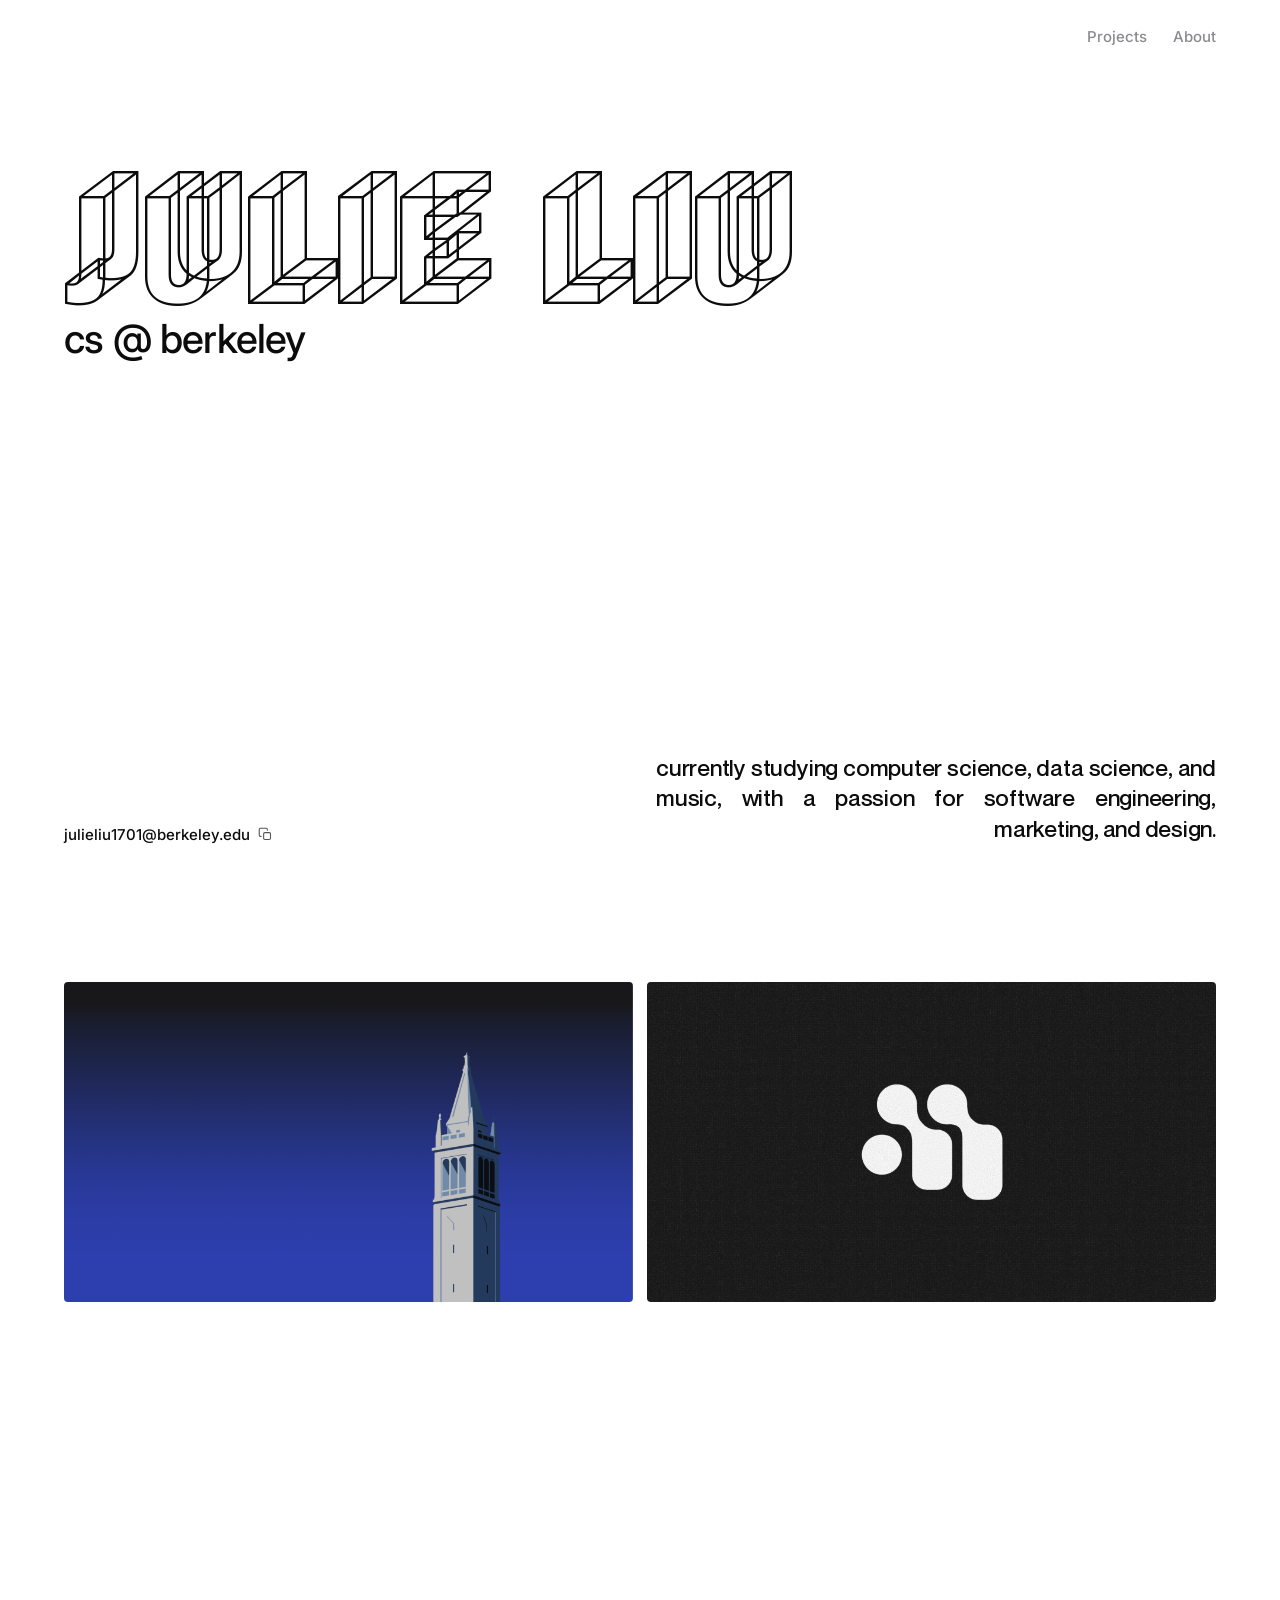
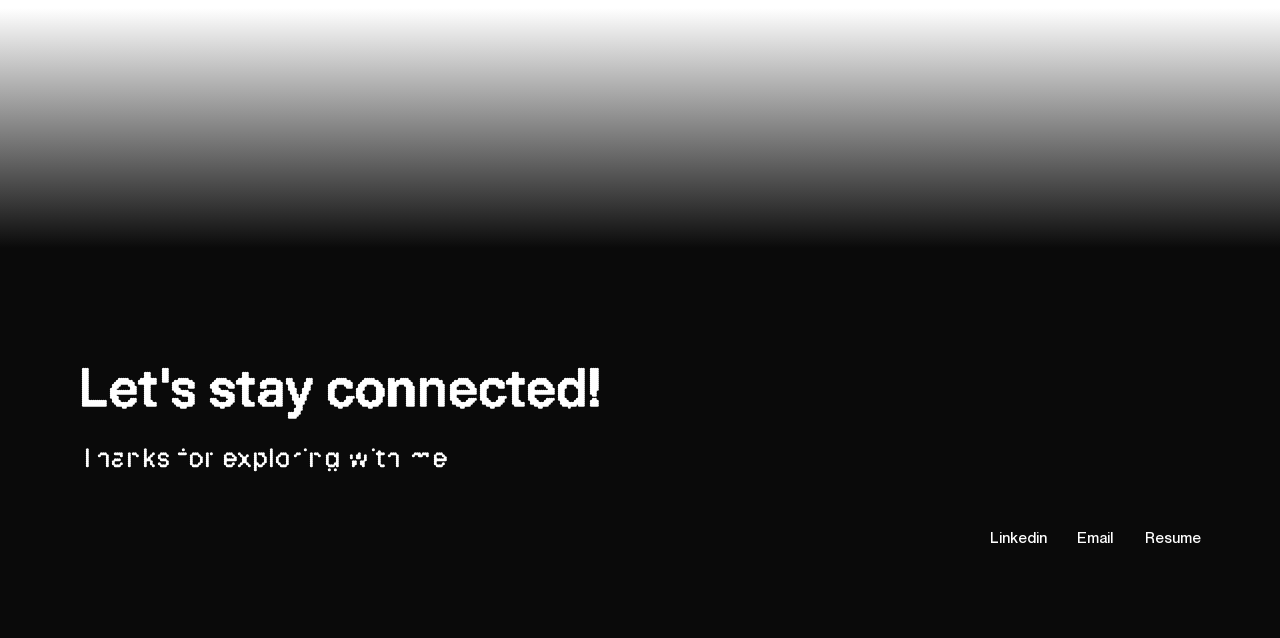
<file: index.html>
<!DOCTYPE html>
<html lang="en">
<head>
<meta charset="UTF-8" />
<meta name="viewport" content="width=device-width, initial-scale=1.0" />
<title>Julie Liu · CS @ Berkeley</title>
<link rel="icon" type="image/png" href="assets/butterfly-favicon.png" />
<meta name="description" content="Julie Liu — currently studying computer science, data science, and music, with a passion for marketing and design." />
<link rel="preconnect" href="https://fonts.googleapis.com" />
<link rel="preconnect" href="https://fonts.gstatic.com" crossorigin />
<link href="https://fonts.googleapis.com/css2?family=Inter:opsz,wght@14..32,300;14..32,400;14..32,500;14..32,600;14..32,700;14..32,800;14..32,900&display=swap" rel="stylesheet" />
<link rel="stylesheet" href="transition.css" />
<link rel="stylesheet" href="styles.css" />
</head>
<body>
  <!-- black curtain for the swipe-up page transition -->
  <div class="page-transition" aria-hidden="true"></div>
  <script>
  (function () {
    var ov = document.querySelector('.page-transition');
    if (!ov) return;
    ov.style.animation = 'none';
    ov.style.transform = 'translateY(0)';
  })();
  </script>

  <div class="page" id="top">

    <!-- ================= HEADER ================= -->
    <header class="site-header">
      <a href="#top" class="logo" data-cursor></a>
      <nav class="nav" id="nav">
        <div class="nav-links" id="navLinks">
          <a href="#work" data-cursor>Projects</a>
          <a href="about.html" data-cursor data-transition>About</a>
        </div>
        
      </nav>
    </header>

    <!-- ================= HERO ================= -->
    <section class="hero" id="hero">
     

      <h1 class="hero-title reveal">
        <span>JULIE LIU</span>
        <span>cs @ berkeley</span>
      </h1>

      <div class="hero-foot">
        <button class="email-copy" id="emailCopy" data-clip="julieliu1701@berkeley.edu" data-cursor>
          <span class="email-text">julieliu1701@berkeley.edu</span>
          <svg class="copy-icon" viewBox="0 0 24 24" width="15" height="15" fill="none" stroke="currentColor" stroke-width="1.7" stroke-linecap="round" stroke-linejoin="round"><rect x="9" y="9" width="11" height="11" rx="2"/><path d="M5 15H4a2 2 0 0 1-2-2V4a2 2 0 0 1 2-2h9a2 2 0 0 1 2 2v1"/></svg>
          <span class="copy-tip" id="copyTip">Copy</span>
        </button>

        <p class="hero-intro">
          currently studying computer science, data science, and music,
          with a passion for software engineering, marketing, and design.
        </p>
      </div>
    </section>

    <!-- ================= WORK ================= -->
    <section class="section work" id="work">
      <div class="work-grid">
        <a class="tile" href="berkeleytime.html" aria-label="Berkeleytime" data-cursor data-transition>
          <div class="tile-img"><img src="assets/berkeleytime.png" alt="Berkeleytime" /></div>
          <div class="tile-foot">
            <span class="tile-title">Berkeleytime <em class="tile-role">User Relations Lead</em></span>
            <span class="tile-since">Fall 2025</span>
          </div>
        </a>
        <a class="tile" href="memori.html" aria-label="Memori" data-cursor data-transition>
          <div class="tile-img"><img src="assets/memori.png" alt="Memori" /></div>
          <div class="tile-foot">
            <span class="tile-title">Memori <em class="tile-role">Student Ambassador</em></span>
            <span class="tile-since">Spring 2026</span>
          </div>
        </a>
        <!--
        <a class="tile" href="tasa.html" aria-label="TASA" data-cursor data-transition>
          <div class="tile-img"><img src="assets/tasa home.png" alt="TASA" /></div>
          <div class="tile-foot">
            <span class="tile-title">TASA <em class="tile-role">Family Head</em></span>
            <span class="tile-since">Spring 2026</span>
          </div>
        </a>
        -->
        
      </div>
    </section>

    <!-- ================= CONTACT ================= -->
    <footer class="footer" id="footerCta">
      <!-- text sources for the dotted canvas (visually hidden, kept for a11y) -->
      <div class="contact-copy" aria-hidden="true">
        <span class="cc-big">Let's stay connected!</span>
        <span class="cc-sub">Thanks for exploring with me</span>
      </div>
      <!-- clickable link targets; the canvas draws them as dots, JS positions these over them -->
      <nav class="contact-links" aria-label="Contact links">
        <a class="clink" href="https://www.linkedin.com/in/julieliu1701/" target="_blank" rel="noopener noreferrer">Linkedin</a>
        <a class="clink clink-email" href="#" role="button" data-clip="julieliu1701@berkeley.edu">
          <span class="clink-label">Email</span>
          <svg class="copy-icon" viewBox="0 0 24 24" width="15" height="15" fill="none" stroke="currentColor" stroke-width="1.7" stroke-linecap="round" stroke-linejoin="round"><rect x="9" y="9" width="11" height="11" rx="2"/><path d="M5 15H4a2 2 0 0 1-2-2V4a2 2 0 0 1 2-2h9a2 2 0 0 1 2 2v1"/></svg>
          <span class="copy-tip">Copy</span>
        </a>
        <a class="clink" href="assets/Julie Liu - Resume 10-21-2026.pdf" target="_blank" rel="noopener noreferrer" data-resume>Resume</a>
      </nav>
    </footer>

  </div>

  <script src="transition.js"></script>
  <script src="script.js"></script>
  <script src="dots.js"></script>
  <script src="contact.js"></script>
</body>
</html>
</file>
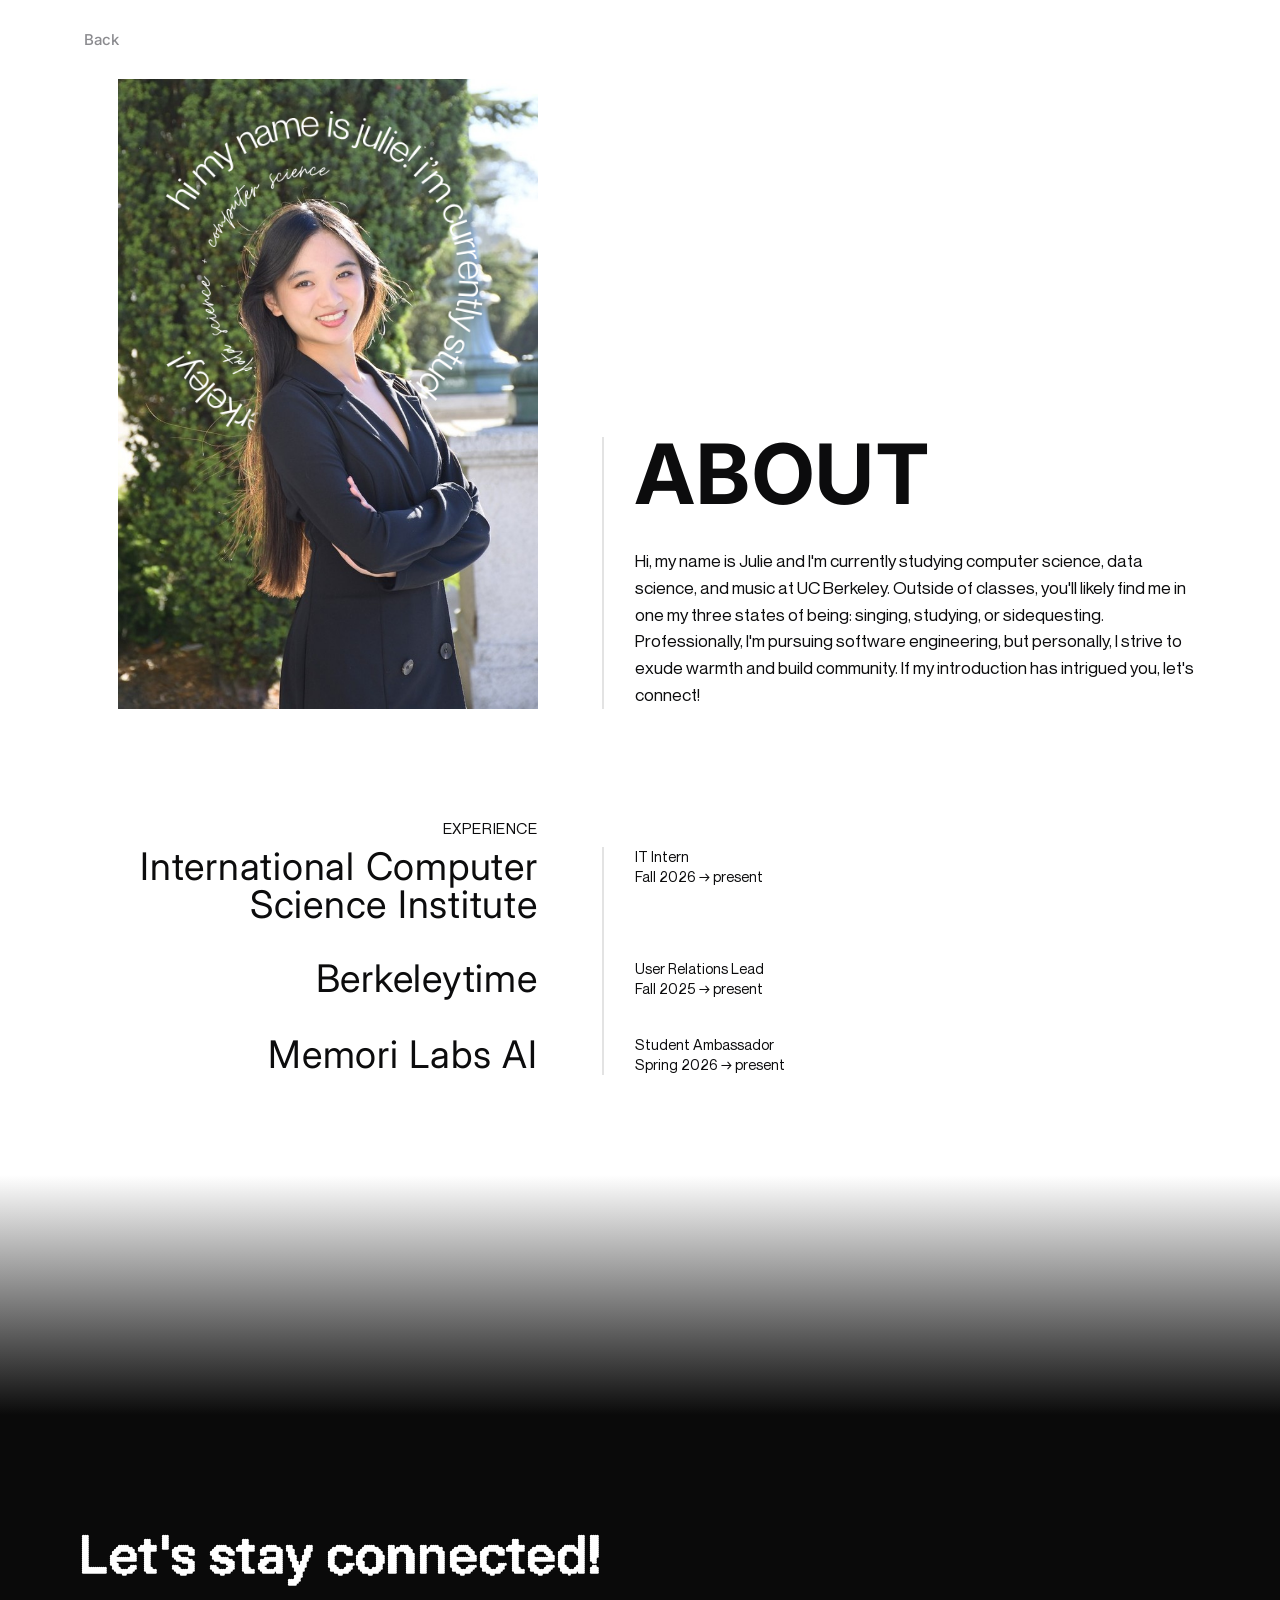
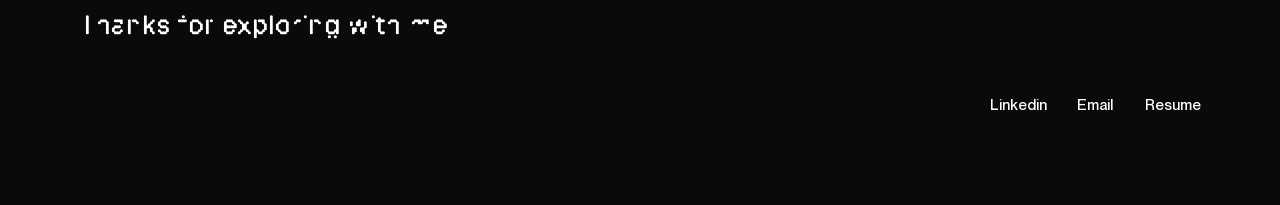
<file: about.html>
<!DOCTYPE html>
<html lang="en">
<head>
<meta charset="UTF-8" />
<meta name="viewport" content="width=device-width, initial-scale=1.0" />
<title>About · Julie Liu</title>
<link rel="icon" type="image/png" href="assets/butterfly-favicon.png" />
<meta name="description" content="About Julie Liu — CS, data science, and music at UC Berkeley." />
<link rel="preconnect" href="https://fonts.googleapis.com" />
<link rel="preconnect" href="https://fonts.gstatic.com" crossorigin />
<link href="https://fonts.googleapis.com/css2?family=Inter:opsz,wght@14..32,300;14..32,400;14..32,500;14..32,600;14..32,700;14..32,800;14..32,900&display=swap" rel="stylesheet" />
<link rel="stylesheet" href="transition.css" />
<link rel="stylesheet" href="about.css" />
</head>
<body>
  <!-- black curtain for the swipe-up page transition -->
  <div class="page-transition" aria-hidden="true"></div>
  <script>
  (function () {
    var ov = document.querySelector('.page-transition');
    if (!ov) return;
    ov.style.animation = 'none';
    ov.style.transform = 'translateY(0)';
  })();
  </script>

  <div class="page">
    <main class="wrap">
      <a class="back-btn" href="index.html" data-transition>Back</a>

      <!-- ================= PORTRAIT + BIO ================= -->
      <section class="about-top">
        <div class="portrait" aria-hidden="true">
          <img
            class="portrait-base"
            src="assets/headshot julie cropped.jpeg"
            alt=""
          />
          <img
            class="portrait-ring ring-intro"
            src="assets/intro.png"
            alt=""
          />
          <img
            class="portrait-ring ring-majors"
            src="assets/majors.png"
            alt=""
          />
          <img
            class="portrait-cutout"
            src="assets/headshot julie cropped - clear background.png"
            alt=""
          />
        </div>

        <div class="about-bio">
          <h1 class="about-title">ABOUT</h1>
          <p class="about-copy">
            Hi, my name is Julie and I'm currently studying computer science, data science, and music at UC Berkeley. Outside of classes, you'll likely find me in one my three states of being: singing, studying, or sidequesting. Professionally, I'm pursuing software engineering, but personally, I strive to exude warmth and build community. If my introduction has intrigued you, let's connect!
          </p>
        </div>
      </section>

      <!-- ================= WORK EXPERIENCE ================= -->
      <section class="xp" aria-labelledby="xp-work-label">
        <h2 class="xp-section-label" id="xp-work-label"><span>EXPERIENCE</span></h2>
        <div class="xp-list">
          <div class="xp-row">
            <span class="xp-name">International Computer Science Institute</span>
            <div class="xp-meta">
              <span class="xp-role">IT Intern</span>
              <span class="xp-time">Fall 2026 → present</span>
            </div>
          </div>
          <div class="xp-row">
            <span class="xp-name">Berkeleytime</span>
            <div class="xp-meta">
              <span class="xp-role">User Relations Lead</span>
              <span class="xp-time">Fall 2025 → present</span>
            </div>
          </div>
          <div class="xp-row">
            <span class="xp-name">Memori Labs AI</span>
            <div class="xp-meta">
              <span class="xp-role">Student Ambassador</span>
              <span class="xp-time">Spring 2026 → present</span>
            </div>
          </div>
        </div>
      </section>

      <!-- ================= ORGS ================= -->
      <!--
      <section class="xp" aria-labelledby="xp-orgs-label">
        <h2 class="xp-section-label" id="xp-orgs-label"><span>LEADERSHIP</span></h2>
        <div class="xp-list">
          <div class="xp-row">
            <span class="xp-name">CS KICKSTART</span>
            <div class="xp-meta">
              <span class="xp-role">Family Leader</span>
              <span class="xp-time">Fall 2026 → present</span>
            </div>
          </div>
          <div class="xp-row">
            <span class="xp-name">TASA</span>
            <div class="xp-meta">
              <span class="xp-role">Family Head</span>
              <span class="xp-time">Spring 2026 → present</span>
            </div>
          </div>
        </div>
      </section>
      -->
    </main>

    <!-- ================= CONTACT ================= -->
    <footer class="footer" id="footerCta">
      <div class="contact-copy" aria-hidden="true">
        <span class="cc-big">Let's stay connected!</span>
        <span class="cc-sub">Thanks for exploring with me</span>
      </div>
      <nav class="contact-links" aria-label="Contact links">
        <a class="clink" href="https://www.linkedin.com/in/julieliu1701/" target="_blank" rel="noopener noreferrer">Linkedin</a>
        <a class="clink clink-email" href="#" role="button" data-clip="julieliu1701@berkeley.edu">
          <span class="clink-label">Email</span>
          <span class="copy-tip">Copy</span>
        </a>
        <a class="clink" href="assets/Julie Liu - Resume 10-21-2026.pdf" target="_blank" rel="noopener noreferrer" data-resume>Resume</a>
      </nav>
    </footer>
  </div>

  <script src="transition.js"></script>
  <script src="dots.js"></script>
  <script src="contact.js"></script>
  <script src="invert-cursor.js"></script>
</body>
</html>
</file>
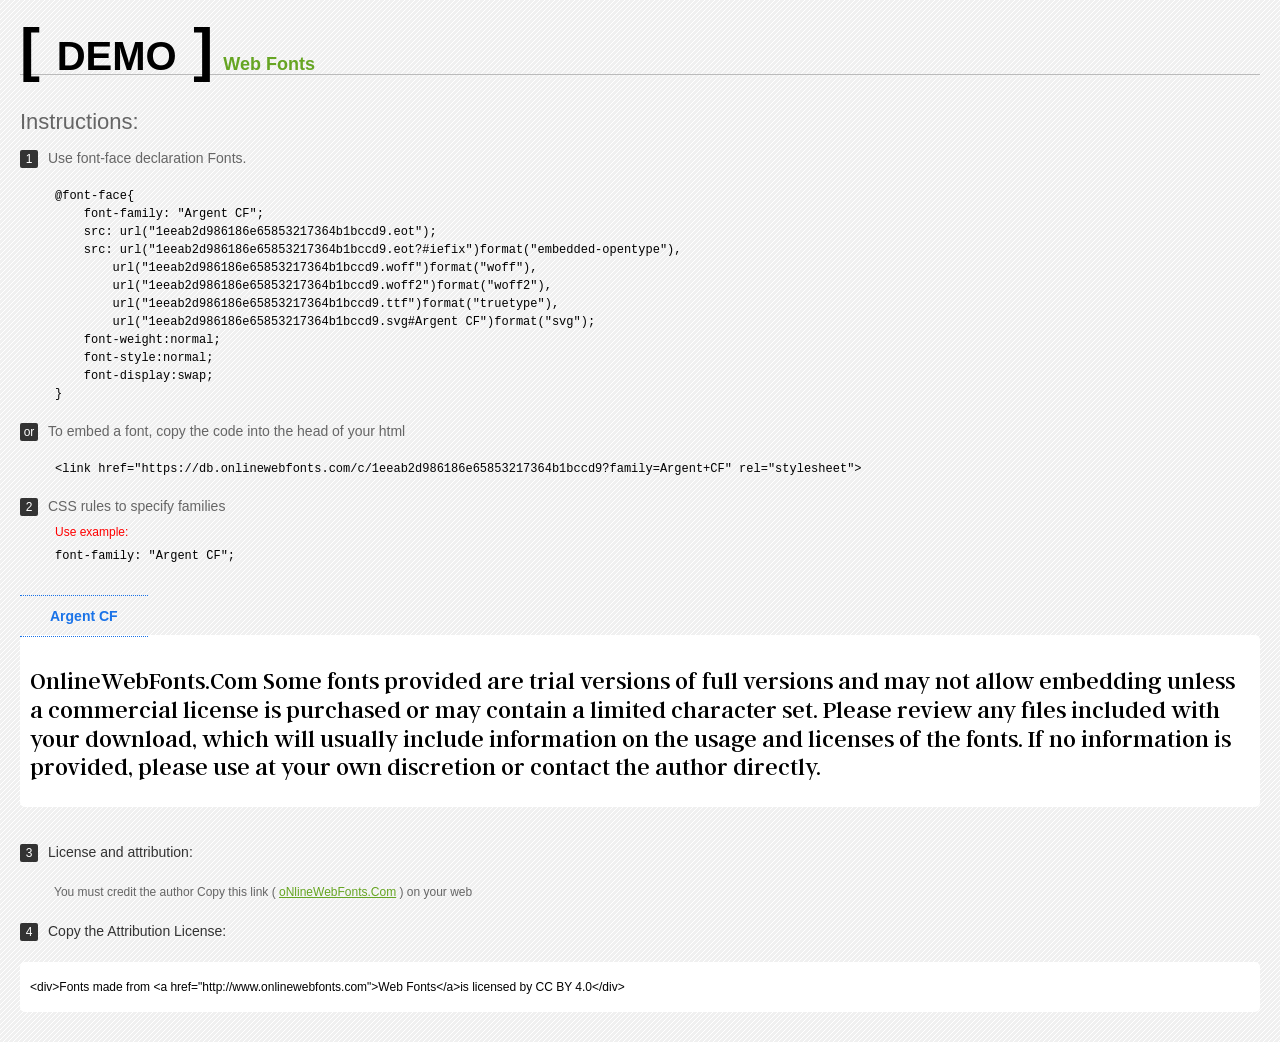
<file: OnlineWebFonts_COM_cd50fc755c828802a7832198aed19e1e/Argent CF/Web Fonts/Web Fonts Demo.html>
<!doctype html>
<html>
<head>
<meta charset="utf-8">
<title>Argent CF Fonts Demo</title>
<style type="text/css">
*{margin:0;padding:0;list-style-type:none;}body{font-family:Arial,Helvetica,sans-serif;line-height:1.5;font-size:16px;padding:20px;color:#333;background-image:url([data-uri]);}a{color:#66A523;}a:hover,.g:hover{opacity:0.7;}h1{font-size:60px;border-bottom:1px solid #bbb;line-height:20px;color:#000;text-transform:uppercase;margin-top:20px;}h1 a{font-size:18px;color:#66A523;text-decoration:none;text-transform:capitalize;margin-left:10px;}h1 font{font-size:40px;}.info{float:left;font-size:14px;margin-top:30px;color:#666;}.info .inst{font-size:22px;margin-bottom:10px;}.info span,.by span{color:#fff;border-radius:2px;display:inline-block;width:18px;height:18px;text-align:center;margin-right:10px;background-color:#333333;font-size:12px;line-height:18px;}.info .exs{font-size:12px;color:#666;margin-left:35px;display:block;}.info .exs font{color:#f00;line-height:30px;}.demo{float:left;width:100%;height:auto;padding-bottom:10px;margin-top:70px;background-color:#FFF;border-radius:5px;}.demo a{color:#1a73e8;float:left;font-weight:bold;font-size:14px;padding-right:30px;padding-left:30px;position:relative;border-top-width:1px;border-top-style:dotted;border-top-color:#1A73E8;text-decoration:none;border-bottom-width:1px;border-bottom-style:dotted;border-bottom-color:#1A73E8;line-height:40px;margin-top:-40px;}.demo .t{font-size:24px;float:left;width:calc(100% - 20px);color:#000;height:120px;margin-top:20px;line-height:1.2em;overflow-x:hidden;padding:10px;}.by{padding-top:15px;float:left;width:100%;margin-top:10px;margin-right:0;margin-bottom:10px;margin-left:0;font-size:14px;color:#666;}.by .b{padding-top:10px;padding-bottom:10px;color:#333;}.by .a{padding-top:10px;padding-bottom:10px;margin-left:34px;font-size:12px;}.te{width:100%;height:auto;border:0px solid #CCC;resize:none;float:left;margin-top:10px;line-height:16px;overflow:hidden;border-radius:5px;color:#000000;background-color:#FFF;font-size:12px;margin-bottom:20px;text-indent:10px;padding-top:17px;padding-bottom:17px;}pre{color:#000;}
</style>
<style type="text/css">

@font-face{
    font-family: "Argent CF";
    src: url("1eeab2d986186e65853217364b1bccd9.eot");
    src: url("1eeab2d986186e65853217364b1bccd9.eot?#iefix")format("embedded-opentype"),
        url("1eeab2d986186e65853217364b1bccd9.woff")format("woff"),
        url("1eeab2d986186e65853217364b1bccd9.woff2")format("woff2"),
        url("1eeab2d986186e65853217364b1bccd9.ttf")format("truetype"),
        url("1eeab2d986186e65853217364b1bccd9.svg#Argent CF")format("svg");
    font-weight:normal;
    font-style:normal;
    font-display:swap;
}

</style>
</head>
<body>
<h1> <span>[ <font>Demo</font> ]</span><a href="http://www.onlinewebfonts.com" target="_blank">Web Fonts</a></h1>
<div class="info">
  <div class="inst">Instructions:</div>
  <span>1</span>Use font-face declaration Fonts.
  <div class="exs">
    <pre>

@font-face{
    font-family: "Argent CF";
    src: url("1eeab2d986186e65853217364b1bccd9.eot");
    src: url("1eeab2d986186e65853217364b1bccd9.eot?#iefix")format("embedded-opentype"),
        url("1eeab2d986186e65853217364b1bccd9.woff")format("woff"),
        url("1eeab2d986186e65853217364b1bccd9.woff2")format("woff2"),
        url("1eeab2d986186e65853217364b1bccd9.ttf")format("truetype"),
        url("1eeab2d986186e65853217364b1bccd9.svg#Argent CF")format("svg");
    font-weight:normal;
    font-style:normal;
    font-display:swap;
}

</pre>
  </div>
  <span>or</span>To embed a font, copy the code into the head of your html
  <div class="exs">
<br/><pre>&lt;link href=&quot;https://db.onlinewebfonts.com/c/1eeab2d986186e65853217364b1bccd9?family=Argent+CF&quot; rel=&quot;stylesheet&quot;&gt;</pre><br/>
  </div>
  <span>2</span>CSS rules to specify families
  <div class="exs"><font>Use example:</font> <br/>
    <pre>
font-family: &quot;Argent CF&quot;;
</pre>
  </div>
</div>
<!--demo-->
<div class="demo"><a href="https://www.onlinewebfonts.com/download/1eeab2d986186e65853217364b1bccd9" target="_blank">Argent CF</a>
  <div class="t" style='font-family:"Argent CF"'>
  OnlineWebFonts.Com Some fonts provided are trial versions of full versions and may not allow embedding 
unless a commercial license is purchased or may contain a limited character set. 
Please review any files included with your download, 
which will usually include information on the usage and licenses of the fonts. 
If no information is provided, 
please use at your own discretion or contact the author directly.</div>
</div>
<!--demo-->
<div class="by">
  <div class="b"><span>3</span>License and attribution:</div>
  <div class="a">You must credit the author Copy this link ( <a href="http://www.onlinewebfonts.com" target="_blank">oNlineWebFonts.Com</a> ) on your web</div>
  <div class="b"><span>4</span>Copy the Attribution License:</div>
  <div class="te">&lt;div&gt;Fonts made from &lt;a href="http://www.onlinewebfonts.com"&gt;Web Fonts&lt;/a&gt;is licensed by CC BY 4.0&lt;/div&gt;</div>
</div>
</body>
</html>
</file>
<file: transition.css>
/* =========================================================
   PAGE TRANSITION — black gradient curtain that swipes up
   Shared by the home page and every project page.
   Enter: JS starts the curtain covering the screen, then swipes
          it up off the top. The stylesheet resting position is
          above the viewport so the page is visible if JS does not run.
   Leave: JS raises the curtain from the bottom to cover, then
          the browser navigates.
   ========================================================= */
.page-transition{
  position:fixed; inset:0; z-index:10000; pointer-events:none;
  background:linear-gradient(180deg,#141414 0%, #000 100%);
  transform:translateY(-100%);             /* resting state: hidden above the screen */
  will-change:transform;
}
</file>
<file: styles.css>
/* =========================================================
   YUYA — minimalist portfolio  (recreation)
   ========================================================= */

:root{
  --bg:        #0b0b0c;   /* outer canvas (framed look)   */
  --page:      #ffffff;   /* page surface                  */
  --ink:       #0c0c0d;   /* primary text                  */
  --ink-soft:  #8b8b8f;   /* muted text                    */
  --line:      #ececec;   /* hairline dividers             */
  --field:     #f3f3f3;   /* input fill                    */
  --dark:      #0a0a0a;   /* dark section bg               */
  --dark-soft: #6c6c72;   /* muted on dark                 */

  --radius-page: 30px;
  --radius-tile: 4px;
  --pad: clamp(24px, 5vw, 72px);
  --maxw: 1240px;

  --ease: cubic-bezier(.6,.01,.05,.95);
}

*{ box-sizing:border-box; margin:0; padding:0; }

html{ scroll-behavior:smooth; }

@font-face {
  font-family: 'Neue Montreal';
  src: url('neue-montreal/NeueMontreal-Regular.woff2') format('woff2');
  font-weight: 400;
  font-style: normal;
  font-display: swap;
}

@font-face {
  font-family: 'Neue Montreal';
  src: url('neue-montreal/NeueMontreal-Medium.woff2') format('woff2');
  font-weight: 500;
  font-style: normal;
  font-display: swap;
}

@font-face {
  font-family: 'Neue Montreal';
  src: url('neue-montreal/NeueMontreal-Bold.woff2') format('woff2');
  font-weight: 700;
  font-style: normal;
  font-display: swap;
}

@font-face {
  font-family: 'Wireframe';
  src: url('wireframe/WIREFRAM.woff2') format('woff2'),
       url('wireframe/WIREFRAM.TTF') format('truetype');
  font-weight: 400;
  font-style: normal;
  font-display: swap;
}

body{
  font-family:'Neue Montreal', sans-serif;
  background:var(--page);
  color:var(--ink);
  -webkit-font-smoothing:antialiased;
  text-rendering:optimizeLegibility;
  line-height:1.4;
  overflow-x:hidden;
}

/* full-bleed page (no outer frame) — sits above the fixed under-layer */
.page{
  width:100%;
  background:var(--page);
  position:relative;
  z-index:2;
}

img{ display:block; width:100%; height:100%; object-fit:cover; }
a{ color:inherit; text-decoration:none; }

@font-face {
  font-family: 'Argent CF';
  src: url('argent-cf/ArgentCF.woff2') format('woff2'),
       url('argent-cf/ArgentCF.woff') format('woff'),
       url('argent-cf/ArgentCF.ttf') format('truetype');
  font-weight: 400;
  font-style: normal;
  font-display: swap;
}

.footer-motif-canvas{
  position:absolute; inset:0;
  width:100%; height:100%;
  z-index:1; pointer-events:none; display:block;
}

/* two fixed, full-viewport canvases for the cursor effect:
   #dots-invert = mix-blend:difference — inverts the page CONTENT inside the tracker/trail
   #dots-layer  = the white-dot design painted ON TOP of the inverted area (never inverted) */
#dots-invert, #dots-layer{
  position:fixed; inset:0;
  width:100%; height:100%;
  pointer-events:none; display:block;
}
#dots-invert{ z-index:9998; mix-blend-mode:difference; }
#dots-layer{  z-index:9999; mix-blend-mode:screen; }

/* smooth white -> dark transition into the contact/footer section
   (replaces the old canvas gradient seam) */
.fx .footer::before{
  content:''; position:absolute; left:0; right:0; top:0; height:240px;
  background:linear-gradient(to bottom, var(--page) 0%, var(--dark) 100%);
  z-index:0; pointer-events:none;
}

/* ================= HEADER ================= */
.site-header{
  position:absolute; top:0; left:0; right:0; z-index:40;
  display:flex; align-items:center; justify-content:space-between;
  padding:26px var(--pad);
}
.logo{
  font-family:'Inter', 'Neue Montreal', system-ui, sans-serif;
  font-weight:600; font-size:19px; letter-spacing:.06em;
}

.nav{ display:flex; align-items:center; gap:26px; }
.nav-links{
  display:flex; gap:26px;
  font-family:'Inter', 'Neue Montreal', system-ui, sans-serif;
  font-size:15px; font-weight:500;
  opacity:1;
  transform:none;
  pointer-events:auto;
}
.nav.open .nav-links{ opacity:1; transform:none; pointer-events:auto; }
.nav-links a{ color:var(--ink-soft); transition:color .25s; }
.nav-links a:hover{ color:var(--ink); }

.menu-toggle{
  position:relative; width:24px; height:24px;
  background:none; border:none; cursor:pointer; color:var(--ink);
}
.menu-toggle .dots{
  position:absolute; inset:0;
  display:grid; grid-template-columns:1fr 1fr; grid-template-rows:1fr 1fr;
  gap:5px; padding:5px;
  transition:opacity .3s, transform .3s var(--ease);
}
.menu-toggle .dots i{ background:currentColor; border-radius:50%; }
.menu-toggle .cross{
  position:absolute; inset:0; opacity:0; transform:rotate(-45deg) scale(.6);
  transition:opacity .3s, transform .35s var(--ease);
}
.menu-toggle .cross::before,
.menu-toggle .cross::after{
  content:''; position:absolute; top:50%; left:50%;
  width:20px; height:2px; background:currentColor; border-radius:2px;
  transform:translate(-50%,-50%);
}
.menu-toggle .cross::after{ transform:translate(-50%,-50%) rotate(90deg); }
.nav.open .menu-toggle .dots{ opacity:0; transform:scale(.6) rotate(45deg); }
.nav.open .menu-toggle .cross{ opacity:1; transform:rotate(45deg) scale(1); }

/* ================= HERO ================= */
.hero{
  position:relative;
  min-height:100vh;
  padding:118px var(--pad) 56px;
  display:flex; flex-direction:column; justify-content:space-between;
}
.hero-portrait{
  position:absolute; top:118px; right:var(--pad);
  width:132px; height:132px; border-radius:50%; overflow:hidden;
  border:1px solid var(--line);
}
.hero-title{
  font-weight:600;
  line-height:.92; letter-spacing:-.03em;
  margin-top:14px;
}
.hero-title span{ display:block; }
.hero-title span:first-child{
  font-family:'Wireframe', sans-serif;
  font-weight:400;
  font-size:clamp(72px, 16vw, 200px);
}
.hero-title span:last-child{
  font-family: 'Inter', 'Neue Montreal', system-ui, sans-serif;
  font-size:clamp(22px, 3.2vw, 40px);
  font-weight:500;
  letter-spacing:-.02em;
  margin-top:.12em;
}

.hero-foot{
  display:flex; align-items:flex-end; justify-content:space-between;
  gap:40px; flex-wrap:wrap;
}
.hero-intro{
  max-width:560px; margin-left:auto;
  text-align:justify; text-align-last:right;
  font-size:clamp(17px, 2vw, 23px);
  font-weight:500; line-height:1.32; letter-spacing:-.01em;
}

/* email + copy tooltip */
.email-copy{
  position:relative;
  display:inline-flex; align-items:center; gap:8px;
  background:none; border:none; cursor:pointer;
  font-family:'Inter', 'Neue Montreal', system-ui, sans-serif;
  font-size:15px; font-weight:500; color:var(--ink);
}
.email-copy .copy-icon{ opacity:.7; }
.copy-tip{
  position:absolute; left:50%; top:-38px; transform:translate(-50%,6px);
  background:var(--ink); color:#fff; font-size:12px; font-weight:500;
  padding:6px 12px; border-radius:20px; white-space:nowrap;
  opacity:0; pointer-events:none; transition:opacity .25s, transform .25s var(--ease);
}
.email-copy:hover .copy-tip{ opacity:1; transform:translate(-50%,0); }
.email-copy.copied .copy-tip{ opacity:1; transform:translate(-50%,0); }
.email-copy.dark{ color:#fff; }
.email-copy.dark .copy-tip{ background:#fff; color:var(--dark); }

/* ================= GENERIC SECTION ================= */
.section{ padding:82px var(--pad); }
/* extra white space below the work grid so the white→black gradient
   doesn't begin until well under the pictures */
.section.work{ padding-bottom:34vh; }
.section-head{
  display:flex; align-items:center; justify-content:space-between;
  margin-bottom:40px;
}
.section-label{
  font-size:clamp(24px, 3vw, 32px); font-weight:500; letter-spacing:-.02em;
}

/* Show More button w/ expanding fill */
.btn-more{
  position:relative; overflow:hidden;
  padding:11px 22px; border-radius:8px;
  background:var(--field); font-size:14px; font-weight:500;
  isolation:isolate;
}
.btn-more span{ position:relative; z-index:2; transition:color .35s var(--ease); }
.btn-more::before{
  content:''; position:absolute; left:50%; top:50%;
  width:150%; aspect-ratio:1; border-radius:50%;
  background:var(--ink); transform:translate(-50%,-50%) scale(0);
  transition:transform .45s var(--ease); z-index:1;
}
.btn-more:hover::before{ transform:translate(-50%,-50%) scale(1); }
.btn-more:hover span{ color:#fff; }

/* ================= WORK GRID ================= */
.work-grid{
  display:grid; grid-template-columns:1fr 1fr; gap:14px;
}
.tile{
  position:relative; overflow:hidden; border-radius:var(--radius-tile);
  aspect-ratio: 16/9;
}
.tile-img{ width:100%; height:100%; overflow:hidden; }
.tile-img img{
  transition:transform .5s var(--ease);
}
.tile:hover .tile-img img{ transform:scale(1.12); }

/* project title — hidden until hover */
.tile::after{
  content:''; position:absolute; inset:0; z-index:1;
  background:linear-gradient(to top, rgba(0,0,0,.5), rgba(0,0,0,0) 42%);
  opacity:0; transition:opacity .45s var(--ease);
}
.tile:hover::after{ opacity:1; }
.tile-foot{
  position:absolute; left:24px; right:24px; bottom:22px; z-index:2;
  display:flex; align-items:baseline; justify-content:space-between; gap:16px;
  opacity:0; transform:translateY(10px);
  transition:opacity .4s var(--ease), transform .45s var(--ease);
}
.tile:hover .tile-foot{ opacity:1; transform:translateY(0); }
.tile-title{
  font-family:'Inter', 'Neue Montreal', system-ui, sans-serif;
  color:#fff; font-size:clamp(20px, 2.4vw, 30px); font-weight:600;
  letter-spacing:-.01em;
  min-width:0;
}
.tile-role{
  font-weight:400; font-style:normal;
  font-size:0.62em;
  margin-left:.35em;
  opacity:.9;
}
.tile-since{
  flex:0 0 auto;
  text-align:right;
  font-family:'Inter', 'Neue Montreal', system-ui, sans-serif;
  color:#fff;
  font-size:clamp(12px, 1.2vw, 14px); font-weight:400; opacity:.85;
}

/* ================= ABOUT ================= */
.about-statement{
  font-size:clamp(28px, 4.6vw, 56px); font-weight:600;
  line-height:1.08; letter-spacing:-.025em;
  max-width:14ch; margin-bottom:70px;
}
.about-body{
  display:grid; grid-template-columns:minmax(0,430px) 1fr;
  gap:60px; align-items:end;
}
.about-img{
  border-radius:6px; overflow:hidden; aspect-ratio:478/346;
  max-width:430px; margin-left:clamp(0px, 6vw, 120px);
}
.about-note{
  max-width:290px; text-align:justify;
  font-size:14px; font-weight:400; color:var(--ink);
  line-height:1.65; letter-spacing:.01em;
}

/* ================= FOOTER / DARK CTA ================= */
.footer{
  background:var(--dark); color:#fff;
  min-height:70vh;
  position:relative; overflow:hidden;
}

/* dotted contact canvas + interactive link targets */
.contact-canvas{
  position:absolute; inset:0; width:100%; height:100%;
  z-index:2; pointer-events:none; display:block;
}
.contact-copy{                         /* visually hidden source text (a11y) */
  position:absolute; width:1px; height:1px; overflow:hidden;
  clip:rect(0 0 0 0); white-space:nowrap;
}
.contact-links{ position:absolute; inset:0; z-index:3; }
.contact-links .clink{
  position:absolute; display:block;
  color:transparent; font-size:1px; line-height:1;
  text-decoration:none; background:transparent;
}
.contact-links .clink-email{ overflow:visible; }
.contact-links .clink-email .clink-label{
  position:absolute; inset:0; overflow:hidden;
  color:transparent; font-size:0; line-height:0;
}
.contact-links .clink-email .copy-tip{
  position:absolute; left:50%; top:-38px;
  transform:translate(-50%, 6px);
  background:#fff; color:var(--dark); font-size:12px; font-weight:500;
  font-family:'Neue Montreal', sans-serif; line-height:1.2;
  padding:6px 12px; border-radius:20px; white-space:nowrap;
  opacity:0; pointer-events:none; z-index:4;
  transition:opacity .25s, transform .25s var(--ease);
}
.contact-links .clink-email:hover .copy-tip,
.contact-links .clink-email.copied .copy-tip{
  opacity:1; transform:translate(-50%, 0);
}
.footer-social{
  display:flex; gap:26px; justify-content:flex-end;
  font-size:15px; font-weight:500;
}
.footer-social a{ color:#fff; transition:opacity .25s; }
.footer-social a:hover{ opacity:.6; }

.footer-main{ margin-top:auto; margin-bottom:auto; padding:60px 0; }
.footer-head{
  font-size:clamp(26px, 3.6vw, 46px); font-weight:600;
  line-height:1.14; letter-spacing:-.02em; max-width:20ch;
  background:linear-gradient(105deg,#ffffff 40%, #6c6c72 100%);
  -webkit-background-clip:text; background-clip:text; color:transparent;
}
.footer-actions{
  display:flex; align-items:center; gap:22px; margin-top:34px;
}
.btn-touch{
  position:relative; overflow:hidden;
  background:#fff; color:var(--dark);
  padding:13px 26px; border-radius:8px;
  font-size:14px; font-weight:600; isolation:isolate;
}
.btn-touch span{ position:relative; z-index:2; transition:color .35s var(--ease); }
.btn-touch::before{
  content:''; position:absolute; left:50%; top:50%;
  width:160%; aspect-ratio:1; border-radius:50%;
  background:#3a3a3a; transform:translate(-50%,-50%) scale(0);
  transition:transform .45s var(--ease); z-index:1;
}
.btn-touch:hover::before{ transform:translate(-50%,-50%) scale(1); }
.btn-touch:hover span{ color:#fff; }

.availability{
  display:inline-flex; align-items:center; gap:10px;
  font-size:14px; color:var(--dark-soft);
}
.availability .pulse{
  width:9px; height:9px; border-radius:50%; background:#39d36a;
  position:relative;
}
.availability .pulse::after{
  content:''; position:absolute; inset:0; border-radius:50%;
  background:#39d36a; animation:pulse 1.8s ease-out infinite;
}
@keyframes pulse{
  0%{ transform:scale(1); opacity:.7; }
  100%{ transform:scale(3); opacity:0; }
}

.footer-bottom{
  display:flex; justify-content:space-between; gap:30px;
  font-size:13px; color:var(--dark-soft); flex-wrap:wrap;
}
.fb-col{ display:flex; flex-direction:column; gap:4px; }
.fb-col a{ transition:color .25s; }
.fb-col a:hover{ color:#fff; }
.fb-right{ text-align:right; }

/* ================= REVEAL ANIMATION ================= */
.reveal{ opacity:0; transform:translateY(26px); }
.reveal.in{
  opacity:1; transform:none;
  transition:opacity .8s var(--ease), transform .8s var(--ease);
}

/* ================= RESPONSIVE ================= */
@media (max-width:860px){
  .hero{ min-height:auto; padding:104px var(--pad) 44px; gap:60px; }
  .hero-portrait{ width:92px; height:92px; }
  .hero-foot{ flex-direction:column; align-items:stretch; gap:26px; }
  .hero-intro{ margin-left:0; text-align:left; text-align-last:left; }
  .about-body{ grid-template-columns:1fr; gap:34px; }
  .about-img{ margin-left:0; max-width:100%; }
  .about-note{ max-width:100%; }
  .footer-bottom{ gap:20px; }
  .fb-right{ text-align:left; }
}
@media (max-width:520px){
  .work-grid{ grid-template-columns:1fr; }
  .nav-links{ gap:18px; }
}
</file>
<file: about.css>
/* =========================================================
   ABOUT PAGE
   ========================================================= */

:root{
  --page: #ffffff;
  --ink:  #0c0c0d;
  --ink-soft: #8b8b8f;
  --line: #ececec;
  --dark: #0a0a0a;
  --dark-soft: #6c6c72;
  --pad: clamp(24px, 5vw, 72px);
  --maxw: 1240px;
  --ease: cubic-bezier(.6,.01,.05,.95);
  /* shared two-column split (headshot | bio) */
  --about-gap: clamp(32px, 5vw, 72px);
  --about-left-fr: 1;
  --about-right-fr: 1.15;
  --about-rule: #c8c8c8;
}

*{ box-sizing:border-box; margin:0; padding:0; }

@font-face {
  font-family: 'Neue Montreal';
  src: url('neue-montreal/NeueMontreal-Regular.woff2') format('woff2');
  font-weight: 400;
  font-style: normal;
  font-display: swap;
}

@font-face {
  font-family: 'Neue Montreal';
  src: url('neue-montreal/NeueMontreal-Medium.woff2') format('woff2');
  font-weight: 500;
  font-style: normal;
  font-display: swap;
}

@font-face {
  font-family: 'Neue Montreal';
  src: url('neue-montreal/NeueMontreal-Bold.woff2') format('woff2');
  font-weight: 700;
  font-style: normal;
  font-display: swap;
}

@font-face {
  font-family: 'Argent CF';
  src: url('argent-cf/ArgentCF.woff2') format('woff2'),
       url('argent-cf/ArgentCF.woff') format('woff'),
       url('argent-cf/ArgentCF.ttf') format('truetype');
  font-weight: 400;
  font-style: normal;
  font-display: swap;
}

@font-face {
  font-family: 'Wireframe';
  src: url('wireframe/WIREFRAM.woff2') format('woff2'),
       url('wireframe/WIREFRAM.TTF') format('truetype');
  font-weight: 400;
  font-style: normal;
  font-display: swap;
}

body{
  font-family:'Neue Montreal', sans-serif;
  background:var(--page);
  color:var(--ink);
  -webkit-font-smoothing:antialiased;
  text-rendering:optimizeLegibility;
  line-height:1.45;
  overflow-x:hidden;
}

img{ display:block; max-width:100%; }
a{ color:inherit; text-decoration:none; }

#dots-invert{
  position:fixed; inset:0;
  width:100%; height:100%;
  pointer-events:none; display:block;
  z-index:9998; mix-blend-mode:difference;
}

.page{ width:100%; background:var(--page); position:relative; z-index:2; }

.wrap{
  max-width:var(--maxw);
  margin:0 auto;
  padding:28px var(--pad) 100px;
}

/* ================= BACK (nav-style, top left) ================= */
.back-btn{
  display:inline-flex; align-items:center;
  margin-bottom:28px;
  padding:0;
  font-family:'Inter', 'Neue Montreal', system-ui, sans-serif;
  font-size:15px; font-weight:500;
  color:var(--ink-soft);
  background:none; border:none;
  transition:color .25s;
}
.back-btn:hover{ color:var(--ink); }

/* ================= INTRO (portrait + bio) ================= */
.about-top{
  display:grid;
  grid-template-columns:minmax(0, 1fr) minmax(0, 1.15fr);
  gap:var(--about-gap);
  align-items:end;
}

/* layered portrait stack */
.portrait{
  position:relative;
  width:min(100%, 420px);
  aspect-ratio:666 / 999;
  margin-inline:auto;
  overflow:hidden;
}
.portrait-base,
.portrait-cutout{
  position:absolute; inset:0;
  width:100%; height:100%;
  object-fit:cover;
  object-position:center top;
}
.portrait-base{ z-index:1; }
.portrait-cutout{ z-index:4; pointer-events:none; }

.portrait-ring{
  position:absolute;
  left:47%;
  /* ADJUST RING HEIGHT HERE ↓  lower % = higher on the photo (head ≈ 22–32%) */
  top:32%;
  width:118%;
  aspect-ratio:1;
  transform:translate(-50%, -50%);
  object-fit:contain;
  pointer-events:none;
  z-index:2;
}
.portrait-ring.ring-majors{
  width:92%;
  z-index:3;
}

.ring-intro{
  animation:spin-ccw 48s linear infinite;
}
.ring-majors{
  animation:spin-cw 36s linear infinite;
}

@keyframes spin-ccw{
  from{ transform:translate(-50%, -50%) rotate(0deg); }
  to{   transform:translate(-50%, -50%) rotate(-360deg); }
}
@keyframes spin-cw{
  from{ transform:translate(-50%, -50%) rotate(0deg); }
  to{   transform:translate(-50%, -50%) rotate(360deg); }
}

@media (prefers-reduced-motion: reduce){
  .ring-intro, .ring-majors{ animation:none; }
}

/* bio column — sits at bottom of headshot via align-items:end */
.about-bio{
  position:relative;
  padding-top:0;
}
/* gray rule in the gutter: top of ABOUT → bottom of bio */
.about-bio::before{
  content:'';
  position:absolute;
  top:0; bottom:0;
  left:calc(var(--about-gap) / -2);
  width:1px;
  background:var(--about-rule);
  transform:translateX(-50%);
  pointer-events:none;
}

.about-title{
  font-family:'Inter', 'Neue Montreal', system-ui, sans-serif;
  font-weight:700;
  font-size:clamp(42px, 6.5vw, 88px);
  line-height:.9;
  letter-spacing:.02em;
  margin-bottom:clamp(20px, 3vw, 36px);
}

.about-copy{
  font-family:'Neue Montreal', sans-serif;
  font-size:clamp(15px, 1.35vw, 18px);
  font-weight:400;
  line-height:1.55;
  color:var(--ink);
  max-width:38em;
}

/* ================= EXPERIENCE BLOCKS ================= */
/* Each row mirrors .about-top: company under headshot (right-aligned
   to headshot edge), role/date under bio (left-aligned with paragraph) */
.xp{
  padding-top:clamp(64px, 10vw, 110px);
}
.xp + .xp{ padding-top:clamp(36px, 5vw, 56px); }

/* sits above .xp-list — outside the gray rule */
.xp-section-label{
  display:grid;
  grid-template-columns:minmax(0, 1fr) minmax(0, 1.15fr);
  gap:var(--about-gap);
  margin-bottom:clamp(6px, 1vw, 10px);
}
.xp-section-label span{
  width:min(100%, 420px);
  margin-inline:auto;
  display:block;
  font-family:'Neue Montreal', sans-serif;
  font-size:clamp(14px, 1.2vw, 16px);
  font-weight:400;
  color:var(--ink);
  line-height:1.2;
  text-transform:uppercase;
  letter-spacing:.04em;
  text-align:right;
}

.xp-list{
  position:relative;
  display:flex;
  flex-direction:column;
  gap:clamp(22px, 3vw, 36px);
}
/* gray rule in the gutter: first company → last company */
.xp-list::before{
  content:'';
  position:absolute;
  top:0; bottom:0;
  left:calc(
    (100% - var(--about-gap))
      * var(--about-left-fr)
      / (var(--about-left-fr) + var(--about-right-fr))
    + var(--about-gap) / 2
  );
  width:1px;
  background:var(--about-rule);
  transform:translateX(-50%);
  pointer-events:none;
}

.xp-row{
  display:grid;
  grid-template-columns:minmax(0, 1fr) minmax(0, 1.15fr);
  gap:var(--about-gap);
  align-items:start;
}

.xp-name{
  /* Match portrait box — right edge aligns with headshot */
  width:min(100%, 420px);
  margin-inline:auto;
  font-family:'Inter', 'Neue Montreal', system-ui, sans-serif;
  font-weight:400;
  font-size:clamp(22px, 3.2vw, 38px);
  line-height:1;
  letter-spacing:.02em;
  text-align:right;
}

.xp-meta{
  font-family:'Neue Montreal', sans-serif;
  font-size:clamp(13px, 1.15vw, 16px);
  font-weight:400;
  color:var(--ink);
  text-align:left;
  line-height:1.35;
}
.xp-meta .xp-role,
.xp-meta .xp-time{ display:block; }

/* ================= FOOTER (same as home) ================= */
.footer{
  background:var(--dark); color:#fff;
  min-height:70vh;
  position:relative; overflow:hidden;
}
.footer::before{
  content:''; position:absolute; left:0; right:0; top:0; height:240px;
  background:linear-gradient(to bottom, var(--page) 0%, var(--dark) 100%);
  z-index:0; pointer-events:none;
}
.contact-canvas{
  position:absolute; inset:0; width:100%; height:100%;
  z-index:2; pointer-events:none; display:block;
}
.footer-motif-canvas{
  position:absolute; inset:0;
  width:100%; height:100%;
  z-index:1; pointer-events:none; display:block;
}
.contact-copy{
  position:absolute; width:1px; height:1px; overflow:hidden;
  clip:rect(0 0 0 0); white-space:nowrap;
}
.contact-links{ position:absolute; inset:0; z-index:3; }
.contact-links .clink{
  position:absolute; display:block;
  color:transparent; font-size:1px; line-height:1;
  text-decoration:none; background:transparent;
}
.contact-links .clink-email{ overflow:visible; }
.contact-links .clink-email .clink-label{
  position:absolute; inset:0; overflow:hidden;
  color:transparent; font-size:0; line-height:0;
}
.contact-links .clink-email .copy-tip{
  position:absolute; left:50%; top:-38px;
  transform:translate(-50%, 6px);
  background:#fff; color:var(--dark); font-size:12px; font-weight:500;
  font-family:'Neue Montreal', sans-serif; line-height:1.2;
  padding:6px 12px; border-radius:20px; white-space:nowrap;
  opacity:0; pointer-events:none; z-index:4;
  transition:opacity .25s, transform .25s var(--ease);
}
.contact-links .clink-email:hover .copy-tip,
.contact-links .clink-email.copied .copy-tip{
  opacity:1; transform:translate(-50%, 0);
}

/* ================= RESPONSIVE ================= */
@media (max-width:860px){
  .about-top{
    grid-template-columns:1fr;
    gap:36px;
  }
  .about-bio::before,
  .xp-list::before{ display:none; }
  .portrait{ width:min(100%, 360px); }
  .xp{
    padding-top:56px;
  }
  .xp + .xp{ padding-top:32px; }
  .xp-row{
    grid-template-columns:1fr;
    gap:6px;
  }
  .xp-section-label{
    grid-template-columns:1fr;
    margin-bottom:6px;
  }
  .xp-section-label span{
    width:100%;
    margin-inline:0;
    text-align:left;
  }
  .xp-name{
    width:100%;
    margin-inline:0;
    text-align:left;
  }
  .xp-meta{ text-align:left; }
}
</file>
